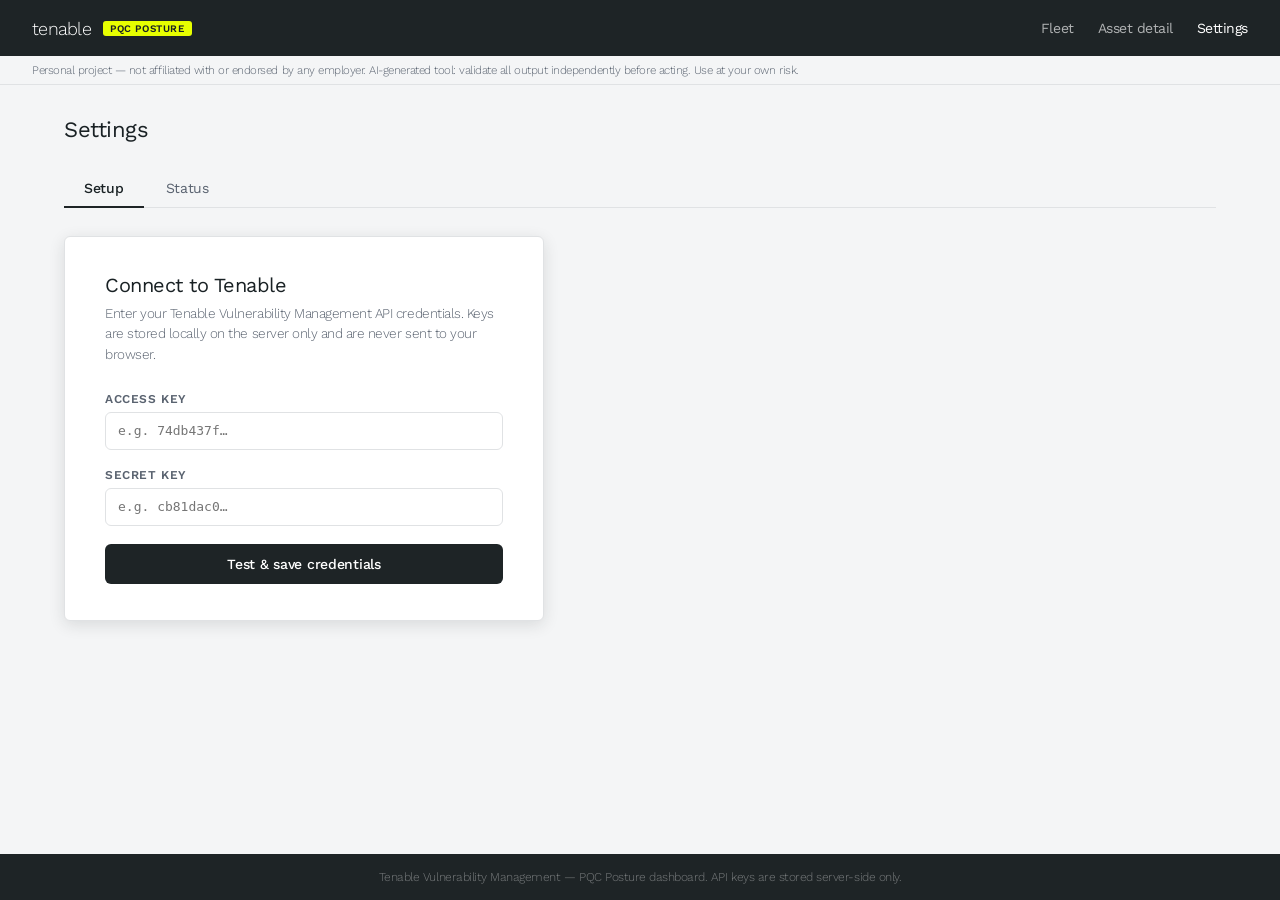
<file: static/settings.html>
<!DOCTYPE html>
<html lang="en">
<head>
  <meta charset="UTF-8" />
  <meta name="viewport" content="width=device-width, initial-scale=1.0" />
  <title>PQC Posture — Settings</title>
  <link rel="stylesheet" href="/static/style.css" />
</head>
<body>

<nav class="nav">
  <div class="nav-logo">
    <span class="nav-wordmark">tenable</span>
    <span class="nav-badge">PQC Posture</span>
  </div>
  <div class="nav-links">
    <a href="/">Fleet</a>
    <a href="/asset">Asset detail</a>
    <a href="/settings" class="active">Settings</a>
  </div>
</nav>

<div class="disclaimer">
  Personal project — not affiliated with or endorsed by any employer.
  AI-generated tool: validate all output independently before acting. Use at your own risk.
</div>

<main class="page">
  <div class="page-header">
    <h1>Settings</h1>
  </div>

  <div class="settings-tabs">
    <button class="tab-btn active" data-tab="setup">Setup</button>
    <button class="tab-btn" data-tab="status">Status</button>
  </div>

  <!-- Setup tab -->
  <div class="tab-panel active" id="tab-setup">
    <div class="setup-card" style="margin:0">
      <h1>Connect to Tenable</h1>
      <p>
        Enter your Tenable Vulnerability Management API credentials.
        Keys are stored locally on the server only and are never sent to your browser.
      </p>

      <form id="setup-form">
        <div class="form-group">
          <label for="access-key">Access key</label>
          <input id="access-key" type="password" autocomplete="off"
                 placeholder="e.g. 74db437f…" required />
        </div>
        <div class="form-group">
          <label for="secret-key">Secret key</label>
          <input id="secret-key" type="password" autocomplete="off"
                 placeholder="e.g. cb81dac0…" required />
        </div>

        <button type="submit" class="btn btn-primary" style="width:100%">
          Test &amp; save credentials
        </button>
      </form>

      <div id="setup-msg"></div>
    </div>
  </div>

  <!-- Status tab -->
  <div class="tab-panel" id="tab-status">
    <div id="status-content">
      <div style="color:var(--text-muted);font-size:14px">
        <span class="spinner"></span> Loading connection status…
      </div>
    </div>
  </div>
</main>

<footer>
  Tenable Vulnerability Management &mdash; PQC Posture dashboard.
  API keys are stored server-side only.
</footer>

<script src="/static/app.js"></script>
<script>
// ── Tab switching ─────────────────────────────────────────────────────────────
function activateTab(name) {
  document.querySelectorAll(".tab-btn").forEach(b => b.classList.toggle("active", b.dataset.tab === name));
  document.querySelectorAll(".tab-panel").forEach(p => p.classList.toggle("active", p.id === `tab-${name}`));
  history.replaceState(null, "", `/settings?tab=${name}`);
  if (name === "status") loadStatus();
}

document.querySelectorAll(".tab-btn").forEach(b => {
  b.addEventListener("click", () => activateTab(b.dataset.tab));
});

// ── Setup form ────────────────────────────────────────────────────────────────
document.getElementById("setup-form").addEventListener("submit", async e => {
  e.preventDefault();
  const btn = e.target.querySelector("button");
  const msg = document.getElementById("setup-msg");

  btn.disabled = true;
  btn.textContent = "Testing…";
  msg.innerHTML = "";

  try {
    const res = await fetch("/api/auth", {
      method: "POST",
      headers: { "Content-Type": "application/json" },
      body: JSON.stringify({
        access_key: document.getElementById("access-key").value.trim(),
        secret_key: document.getElementById("secret-key").value.trim(),
      }),
    });

    if (res.ok) {
      msg.innerHTML = `<div class="alert success">Connected. Redirecting…</div>`;
      setTimeout(() => window.location.href = "/", 800);
    } else {
      const data = await res.json().catch(() => ({}));
      msg.innerHTML = `<div class="alert error">${esc(data.detail ?? "Unknown error")}</div>`;
      btn.disabled = false;
      btn.textContent = "Test & save credentials";
    }
  } catch (err) {
    msg.innerHTML = `<div class="alert error">${esc(err.message)}</div>`;
    btn.disabled = false;
    btn.textContent = "Test & save credentials";
  }
});

// ── Status panel ──────────────────────────────────────────────────────────────
let statusLoaded = false;

async function loadStatus() {
  if (statusLoaded) return;
  statusLoaded = true;

  const el = document.getElementById("status-content");
  try {
    const d = await apiFetch("/api/server-status");
    if (!d) return;

    const rows = [
      ["Container UUID",   d.container_id   ?? "—"],
      ["Container name",   d.container_name ?? "—"],
      ["Region",           d.region         ?? "—"],
      ["Licence type",     d.licence        ?? "—"],
      ["Access key",       d.access_key_hint ?? "—"],
    ];

    el.innerHTML = `
      <div class="status-card">
        <div class="status-card-header">
          <span class="status-dot ${d.configured ? "connected" : ""}"></span>
          ${d.configured ? "Connected to Tenable Vulnerability Management" : "Not connected"}
        </div>
        <div class="status-rows">
          ${rows.map(([label, val]) => `
            <div class="status-row">
              <div class="status-row-label">${esc(label)}</div>
              <div class="status-row-val">${esc(val)}</div>
            </div>`).join("")}
        </div>
      </div>`;
  } catch (err) {
    el.innerHTML = `<div class="alert error">${esc(err.message)}</div>`;
  }
}

// ── Init ──────────────────────────────────────────────────────────────────────
const initTab = new URLSearchParams(window.location.search).get("tab") || "setup";
activateTab(initTab);
</script>
</body>
</html>
</file>
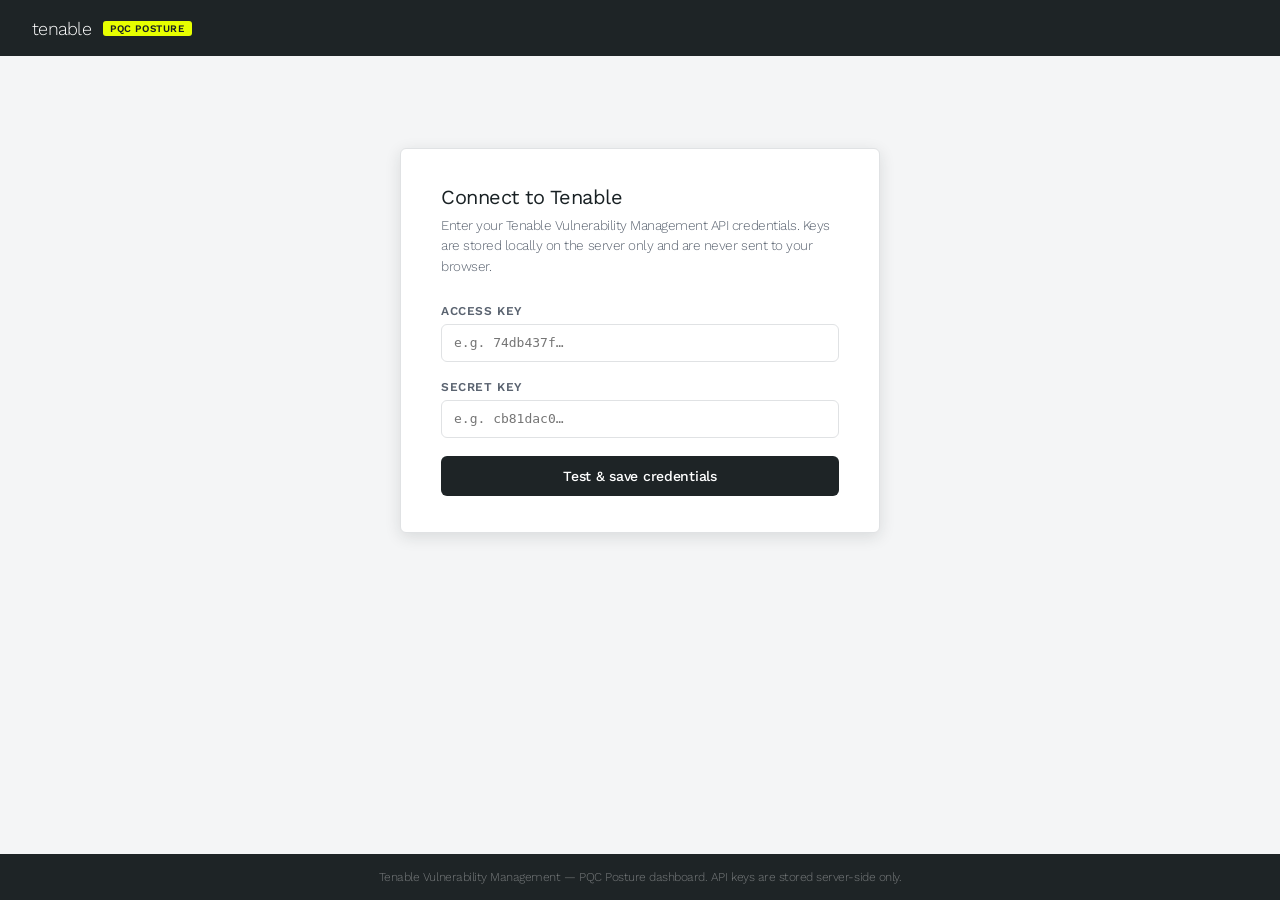
<file: static/setup.html>
<!DOCTYPE html>
<html lang="en">
<head>
  <meta charset="UTF-8" />
  <meta name="viewport" content="width=device-width, initial-scale=1.0" />
  <title>PQC Posture — Setup</title>
  <link rel="stylesheet" href="/static/style.css" />
</head>
<body>

<nav class="nav">
  <div class="nav-logo">
    <span class="nav-wordmark">tenable</span>
    <span class="nav-badge">PQC Posture</span>
  </div>
</nav>

<main class="page">
  <div class="setup-card">
    <h1>Connect to Tenable</h1>
    <p>
      Enter your Tenable Vulnerability Management API credentials.
      Keys are stored locally on the server only and are never sent to your browser.
    </p>

    <form id="setup-form">
      <div class="form-group">
        <label for="access-key">Access key</label>
        <input id="access-key" type="password" autocomplete="off"
               placeholder="e.g. 74db437f…" required />
      </div>
      <div class="form-group">
        <label for="secret-key">Secret key</label>
        <input id="secret-key" type="password" autocomplete="off"
               placeholder="e.g. cb81dac0…" required />
      </div>

      <button type="submit" class="btn btn-primary" style="width:100%">
        Test &amp; save credentials
      </button>
    </form>

    <div id="msg"></div>
  </div>
</main>

<footer>
  Tenable Vulnerability Management &mdash; PQC Posture dashboard.
  API keys are stored server-side only.
</footer>

<script src="/static/app.js"></script>
<script>
  document.getElementById("setup-form").addEventListener("submit", async e => {
    e.preventDefault();
    const btn = e.target.querySelector("button");
    const msg = document.getElementById("msg");

    btn.disabled = true;
    btn.textContent = "Testing…";
    msg.innerHTML = "";

    try {
      const res = await fetch("/api/auth", {
        method: "POST",
        headers: { "Content-Type": "application/json" },
        body: JSON.stringify({
          access_key: document.getElementById("access-key").value.trim(),
          secret_key: document.getElementById("secret-key").value.trim(),
        }),
      });

      if (res.ok) {
        msg.innerHTML = `<div class="alert success">Connected. Redirecting…</div>`;
        setTimeout(() => window.location.href = "/", 800);
      } else {
        const data = await res.json().catch(() => ({}));
        msg.innerHTML = `<div class="alert error">${esc(data.detail ?? "Unknown error")}</div>`;
        btn.disabled = false;
        btn.textContent = "Test & save credentials";
      }
    } catch (err) {
      msg.innerHTML = `<div class="alert error">${esc(err.message)}</div>`;
      btn.disabled = false;
      btn.textContent = "Test & save credentials";
    }
  });
</script>
</body>
</html>
</file>
<file: static/style.css>
@import url('https://fonts.googleapis.com/css2?family=Work+Sans:wght@300;400;500;600&display=swap');

/* ── Tenable 2026 tokens ─────────────────────────────────────── */
:root {
  --soft-black:  #1E2426;
  --pure-black:  #192124;
  --white:       #FFFFFF;
  --yellow:      #E7FF00;
  --bg:          #F4F5F6;
  --surface:     #FFFFFF;
  --border:      #E0E2E4;
  --text:        #192124;
  --text-muted:  #5A6370;

  /* verdict */
  --red:         #C0392B;
  --red-bg:      #FDECEA;
  --green:       #1E7E34;
  --green-bg:    #E8F5E9;
  --amber:       #B7700A;
  --amber-bg:    #FFF8E1;
  --grey:        #5A6370;
  --grey-bg:     #ECEDEE;

  --radius:      6px;
  --shadow:      0 1px 4px rgba(25,33,36,.10);
  --shadow-md:   0 4px 16px rgba(25,33,36,.12);
}

/* ── Reset ───────────────────────────────────────────────────── */
*, *::before, *::after { box-sizing: border-box; margin: 0; padding: 0; }

body {
  font-family: "Work Sans", sans-serif;
  letter-spacing: -0.03em;
  font-weight: 300;
  background: var(--bg);
  color: var(--text);
  min-height: 100vh;
  display: flex;
  flex-direction: column;
}

a { color: inherit; text-decoration: none; }
strong, b { font-weight: 500; }

/* ── Navigation ──────────────────────────────────────────────── */
.nav {
  background: var(--soft-black);
  padding: 0 32px;
  height: 56px;
  display: flex;
  align-items: center;
  justify-content: space-between;
  flex-shrink: 0;
}

.nav-logo {
  display: flex;
  align-items: center;
  gap: 12px;
}

.nav-wordmark {
  font-weight: 300;
  font-size: 18px;
  color: var(--white);
  letter-spacing: -0.04em;
}

.nav-wordmark span {
  font-weight: 500;
}

.nav-badge {
  background: var(--yellow);
  color: var(--pure-black);
  font-size: 10px;
  font-weight: 600;
  letter-spacing: 0.06em;
  text-transform: uppercase;
  padding: 2px 7px;
  border-radius: 3px;
}

.nav-links {
  display: flex;
  gap: 24px;
}

.nav-links a {
  color: rgba(255,255,255,0.65);
  font-size: 14px;
  font-weight: 400;
  transition: color .15s;
}

.nav-links a:hover,
.nav-links a.active {
  color: var(--white);
}

/* ── Page wrapper ────────────────────────────────────────────── */
.page {
  flex: 1;
  max-width: 1200px;
  width: 100%;
  margin: 0 auto;
  padding: 32px 24px;
}

/* ── Page header ─────────────────────────────────────────────── */
.page-header {
  margin-bottom: 28px;
}

.page-header h1 {
  font-size: 22px;
  font-weight: 400;
  color: var(--pure-black);
}

.page-header p {
  font-size: 14px;
  color: var(--text-muted);
  margin-top: 4px;
}

/* ── Summary tiles ───────────────────────────────────────────── */
.tiles {
  display: grid;
  grid-template-columns: repeat(auto-fit, minmax(180px, 1fr));
  gap: 16px;
  margin-bottom: 28px;
}

.tile {
  background: var(--surface);
  border: 1px solid var(--border);
  border-radius: var(--radius);
  padding: 20px 24px;
  box-shadow: var(--shadow);
}

.tile-label {
  font-size: 11px;
  font-weight: 500;
  letter-spacing: 0.06em;
  text-transform: uppercase;
  color: var(--text-muted);
  margin-bottom: 8px;
}

.tile-value {
  font-size: 32px;
  font-weight: 300;
  color: var(--pure-black);
  line-height: 1;
}

.tile-value.red   { color: var(--red); }
.tile-value.green { color: var(--green); }
.tile-value.grey  { color: var(--grey); }
.tile-value.amber { color: var(--amber); }

/* ── Verdict legend ──────────────────────────────────────────── */
.legend {
  display: flex;
  flex-direction: column;
  gap: 6px;
  background: var(--surface);
  border: 1px solid var(--border);
  border-radius: 8px;
  padding: 14px 18px;
  margin-bottom: 20px;
  font-size: 13px;
  color: var(--text-muted);
}
.legend-item { display: flex; align-items: baseline; gap: 8px; line-height: 1.5; }
.legend-dot {
  flex-shrink: 0;
  width: 8px;
  height: 8px;
  border-radius: 50%;
  position: relative;
  top: 1px;
}
.legend-dot.red   { background: var(--red); }
.legend-dot.green { background: var(--green); }
.legend-dot.amber { background: var(--amber); }
.legend-dot.grey  { background: var(--grey); }

/* ── Toolbar ─────────────────────────────────────────────────── */
.toolbar {
  display: flex;
  align-items: center;
  gap: 12px;
  margin-bottom: 16px;
}

.search-input {
  flex: 1;
  max-width: 360px;
  height: 36px;
  padding: 0 12px;
  border: 1px solid var(--border);
  border-radius: var(--radius);
  font-family: inherit;
  font-size: 14px;
  letter-spacing: -0.02em;
  font-weight: 300;
  background: var(--surface);
  color: var(--text);
  outline: none;
}

.search-input:focus {
  border-color: var(--soft-black);
}

/* ── Table ───────────────────────────────────────────────────── */
.table-wrap {
  background: var(--surface);
  border: 1px solid var(--border);
  border-radius: var(--radius);
  box-shadow: var(--shadow);
  overflow: hidden;
}

table {
  width: 100%;
  border-collapse: collapse;
  font-size: 13.5px;
}

thead th {
  background: var(--soft-black);
  color: var(--white);
  font-weight: 500;
  font-size: 11px;
  letter-spacing: 0.06em;
  text-transform: uppercase;
  padding: 10px 16px;
  text-align: left;
  white-space: nowrap;
  cursor: pointer;
  user-select: none;
}

thead th:hover { background: #2a3438; }

thead th .sort-icon { margin-left: 4px; opacity: 0.5; }
thead th.sort-asc .sort-icon::after  { content: " ↑"; opacity: 1; }
thead th.sort-desc .sort-icon::after { content: " ↓"; opacity: 1; }

tbody tr {
  border-bottom: 1px solid var(--border);
  cursor: pointer;
  transition: background .1s;
}

tbody tr:last-child { border-bottom: none; }
tbody tr:hover { background: #F7F8F9; }

td {
  padding: 11px 16px;
  color: var(--text);
  vertical-align: middle;
}

td.name-cell { font-weight: 400; }
td.muted     { color: var(--text-muted); font-size: 12.5px; }

/* ── Verdict pill ────────────────────────────────────────────── */
.pill {
  display: inline-flex;
  align-items: center;
  padding: 2px 9px;
  border-radius: 100px;
  font-size: 11.5px;
  font-weight: 500;
  white-space: nowrap;
}

.pill.red    { background: var(--red-bg);   color: var(--red); }
.pill.green  { background: var(--green-bg); color: var(--green); }
.pill.amber  { background: var(--amber-bg); color: var(--amber); }
.pill.grey   { background: var(--grey-bg);  color: var(--grey); }

/* ── Cards (asset detail) ────────────────────────────────────── */
.cards-3 {
  display: grid;
  grid-template-columns: repeat(auto-fit, minmax(200px, 1fr));
  gap: 16px;
  margin-bottom: 24px;
}

.card {
  background: var(--surface);
  border: 1px solid var(--border);
  border-radius: var(--radius);
  padding: 20px 22px;
  box-shadow: var(--shadow);
}

.card-eyebrow {
  font-size: 10px;
  font-weight: 600;
  letter-spacing: 0.07em;
  text-transform: uppercase;
  color: var(--text-muted);
  margin-bottom: 6px;
}

.card-value {
  font-size: 18px;
  font-weight: 400;
  margin-bottom: 4px;
  color: var(--pure-black);
}

.card-sub {
  font-size: 12.5px;
  color: var(--text-muted);
}

/* ── Detail header banner ────────────────────────────────────── */
.asset-banner {
  background: var(--soft-black);
  border-radius: var(--radius);
  padding: 24px 28px;
  margin-bottom: 24px;
  display: flex;
  align-items: center;
  justify-content: space-between;
  flex-wrap: wrap;
  gap: 12px;
}

.asset-banner-name {
  font-size: 18px;
  font-weight: 400;
  color: var(--white);
  letter-spacing: -0.03em;
}

.asset-banner-ip {
  font-size: 13px;
  color: rgba(255,255,255,0.55);
  margin-top: 2px;
}

/* ── Section ─────────────────────────────────────────────────── */
.section {
  background: var(--surface);
  border: 1px solid var(--border);
  border-radius: var(--radius);
  box-shadow: var(--shadow);
  margin-bottom: 20px;
  overflow: hidden;
}

.section-header {
  padding: 14px 20px;
  border-bottom: 1px solid var(--border);
  font-weight: 500;
  font-size: 14px;
  color: var(--pure-black);
}

.section-body {
  padding: 16px 20px;
}

/* ── Key-value grid ──────────────────────────────────────────── */
.kv-grid {
  display: grid;
  grid-template-columns: repeat(auto-fill, minmax(240px, 1fr));
  gap: 12px 32px;
}

.kv-item label {
  font-size: 11px;
  font-weight: 600;
  letter-spacing: 0.05em;
  text-transform: uppercase;
  color: var(--text-muted);
  display: block;
  margin-bottom: 3px;
}

.kv-item .kv-val {
  font-size: 13.5px;
  color: var(--text);
  word-break: break-all;
}

/* ── Recommendation box ──────────────────────────────────────── */
.rec-box {
  background: #FFFEF0;
  border: 1px solid #E0DC80;
  border-left: 4px solid var(--yellow);
  border-radius: var(--radius);
  padding: 18px 22px;
  font-size: 13.5px;
  margin-bottom: 20px;
}

.rec-box h3 {
  font-size: 14px;
  font-weight: 500;
  margin-bottom: 10px;
  color: var(--pure-black);
}

.rec-box ul {
  padding-left: 18px;
}

.rec-box li {
  margin-bottom: 5px;
  color: var(--text);
}

/* ── UUID input bar ──────────────────────────────────────────── */
.uuid-bar {
  display: flex;
  gap: 10px;
  margin-bottom: 28px;
}

.uuid-input {
  flex: 1;
  height: 40px;
  padding: 0 14px;
  border: 1px solid var(--border);
  border-radius: var(--radius);
  font-family: monospace;
  font-size: 13px;
  background: var(--surface);
  color: var(--text);
  outline: none;
}

.uuid-input:focus { border-color: var(--soft-black); }

/* ── Buttons ─────────────────────────────────────────────────── */
.btn {
  height: 40px;
  padding: 0 20px;
  border: none;
  border-radius: var(--radius);
  font-family: inherit;
  font-size: 14px;
  font-weight: 500;
  letter-spacing: -0.02em;
  cursor: pointer;
  transition: opacity .15s;
}

.btn:hover { opacity: 0.88; }

.btn-primary {
  background: var(--soft-black);
  color: var(--white);
}

.btn-yellow {
  background: var(--yellow);
  color: var(--pure-black);
}

/* ── Setup form ──────────────────────────────────────────────── */
.setup-card {
  background: var(--surface);
  border: 1px solid var(--border);
  border-radius: var(--radius);
  padding: 36px 40px;
  max-width: 480px;
  margin: 60px auto;
  box-shadow: var(--shadow-md);
}

.setup-card h1 {
  font-size: 20px;
  font-weight: 400;
  margin-bottom: 6px;
}

.setup-card p {
  font-size: 13.5px;
  color: var(--text-muted);
  margin-bottom: 28px;
  line-height: 1.5;
}

.form-group {
  margin-bottom: 18px;
}

.form-group label {
  display: block;
  font-size: 12px;
  font-weight: 600;
  letter-spacing: 0.05em;
  text-transform: uppercase;
  color: var(--text-muted);
  margin-bottom: 6px;
}

.form-group input {
  width: 100%;
  height: 38px;
  padding: 0 12px;
  border: 1px solid var(--border);
  border-radius: var(--radius);
  font-family: monospace;
  font-size: 13px;
  color: var(--text);
  background: var(--surface);
  outline: none;
}

.form-group input:focus { border-color: var(--soft-black); }

/* ── Alert / error ───────────────────────────────────────────── */
.alert {
  padding: 12px 16px;
  border-radius: var(--radius);
  font-size: 13.5px;
  margin-top: 14px;
}

.alert.error   { background: var(--red-bg);   color: var(--red); }
.alert.success { background: var(--green-bg); color: var(--green); }

/* ── Empty state ─────────────────────────────────────────────── */
.empty {
  padding: 48px 24px;
  text-align: center;
  color: var(--text-muted);
  font-size: 14px;
}

/* ── Spinner ─────────────────────────────────────────────────── */
.spinner {
  display: inline-block;
  width: 20px;
  height: 20px;
  border: 2px solid var(--border);
  border-top-color: var(--soft-black);
  border-radius: 50%;
  animation: spin .7s linear infinite;
  vertical-align: middle;
  margin-right: 8px;
}

@keyframes spin { to { transform: rotate(360deg); } }

.loading-row td {
  padding: 32px;
  text-align: center;
  color: var(--text-muted);
}

/* ── Truncation warning ──────────────────────────────────────── */
.truncation-warn {
  background: var(--amber-bg);
  border: 1px solid #F0C040;
  border-radius: var(--radius);
  padding: 10px 14px;
  font-size: 13px;
  color: var(--amber);
  margin-bottom: 12px;
}

.truncation-warn a { text-decoration: underline; color: var(--amber); }

/* ── Disclaimer bar ──────────────────────────────────────────── */
.disclaimer {
  background: #F4F5F6;
  border-bottom: 1px solid var(--border);
  padding: 6px 32px;
  font-size: 11.5px;
  color: var(--text-muted);
  line-height: 1.4;
  flex-shrink: 0;
}

/* ── Settings tabs ───────────────────────────────────────────── */
.settings-tabs {
  display: flex;
  gap: 2px;
  border-bottom: 1px solid var(--border);
  margin-bottom: 28px;
}

.tab-btn {
  padding: 10px 20px;
  font-family: inherit;
  font-size: 14px;
  font-weight: 400;
  letter-spacing: -0.02em;
  color: var(--text-muted);
  background: none;
  border: none;
  border-bottom: 2px solid transparent;
  cursor: pointer;
  margin-bottom: -1px;
  transition: color .15s;
}

.tab-btn:hover { color: var(--text); }
.tab-btn.active { color: var(--pure-black); font-weight: 500; border-bottom-color: var(--soft-black); }

.tab-panel { display: none; }
.tab-panel.active { display: block; }

/* ── Status panel ────────────────────────────────────────────── */
.status-card {
  background: var(--surface);
  border: 1px solid var(--border);
  border-radius: var(--radius);
  box-shadow: var(--shadow);
  overflow: hidden;
  max-width: 600px;
}

.status-card-header {
  background: var(--soft-black);
  color: var(--white);
  padding: 12px 20px;
  font-size: 12px;
  font-weight: 500;
  letter-spacing: 0.04em;
  text-transform: uppercase;
  display: flex;
  align-items: center;
  gap: 8px;
}

.status-dot {
  width: 8px;
  height: 8px;
  border-radius: 50%;
  background: var(--grey);
  flex-shrink: 0;
}

.status-dot.connected { background: #4CAF50; }

.status-rows { padding: 4px 0; }

.status-row {
  display: flex;
  padding: 10px 20px;
  border-bottom: 1px solid var(--border);
  font-size: 13.5px;
  gap: 16px;
}

.status-row:last-child { border-bottom: none; }

.status-row-label {
  font-size: 11px;
  font-weight: 600;
  letter-spacing: 0.05em;
  text-transform: uppercase;
  color: var(--text-muted);
  min-width: 160px;
  padding-top: 1px;
}

.status-row-val {
  font-family: monospace;
  font-size: 13px;
  color: var(--text);
  word-break: break-all;
}

/* ── Pagination ──────────────────────────────────────────────── */
.pagination {
  display: flex;
  align-items: center;
  justify-content: space-between;
  padding: 11px 16px;
  font-size: 13px;
  color: var(--text-muted);
  border-top: 1px solid var(--border);
  background: var(--surface);
  flex-wrap: wrap;
  gap: 8px;
}

.page-btns { display: flex; align-items: center; gap: 6px; }

.page-btn {
  padding: 4px 12px;
  border: 1px solid var(--border);
  border-radius: var(--radius);
  background: var(--surface);
  font-family: inherit;
  font-size: 13px;
  cursor: pointer;
  color: var(--text);
  transition: background .1s;
}

.page-btn:hover:not(:disabled) { background: var(--bg); }
.page-btn:disabled { opacity: 0.35; cursor: default; }
.page-num { font-size: 13px; color: var(--text-muted); padding: 0 4px; }


footer {
  background: var(--soft-black);
  color: rgba(255,255,255,0.4);
  font-size: 12px;
  padding: 16px 32px;
  text-align: center;
  margin-top: auto;
}

footer a { color: rgba(255,255,255,0.6); text-decoration: underline; }

/* ── Responsive ──────────────────────────────────────────────── */
@media (max-width: 700px) {
  .nav { padding: 0 16px; }
  .page { padding: 20px 16px; }
  .tiles { grid-template-columns: 1fr 1fr; }
  thead th:nth-child(4),
  td:nth-child(4) { display: none; }
}
</file>
